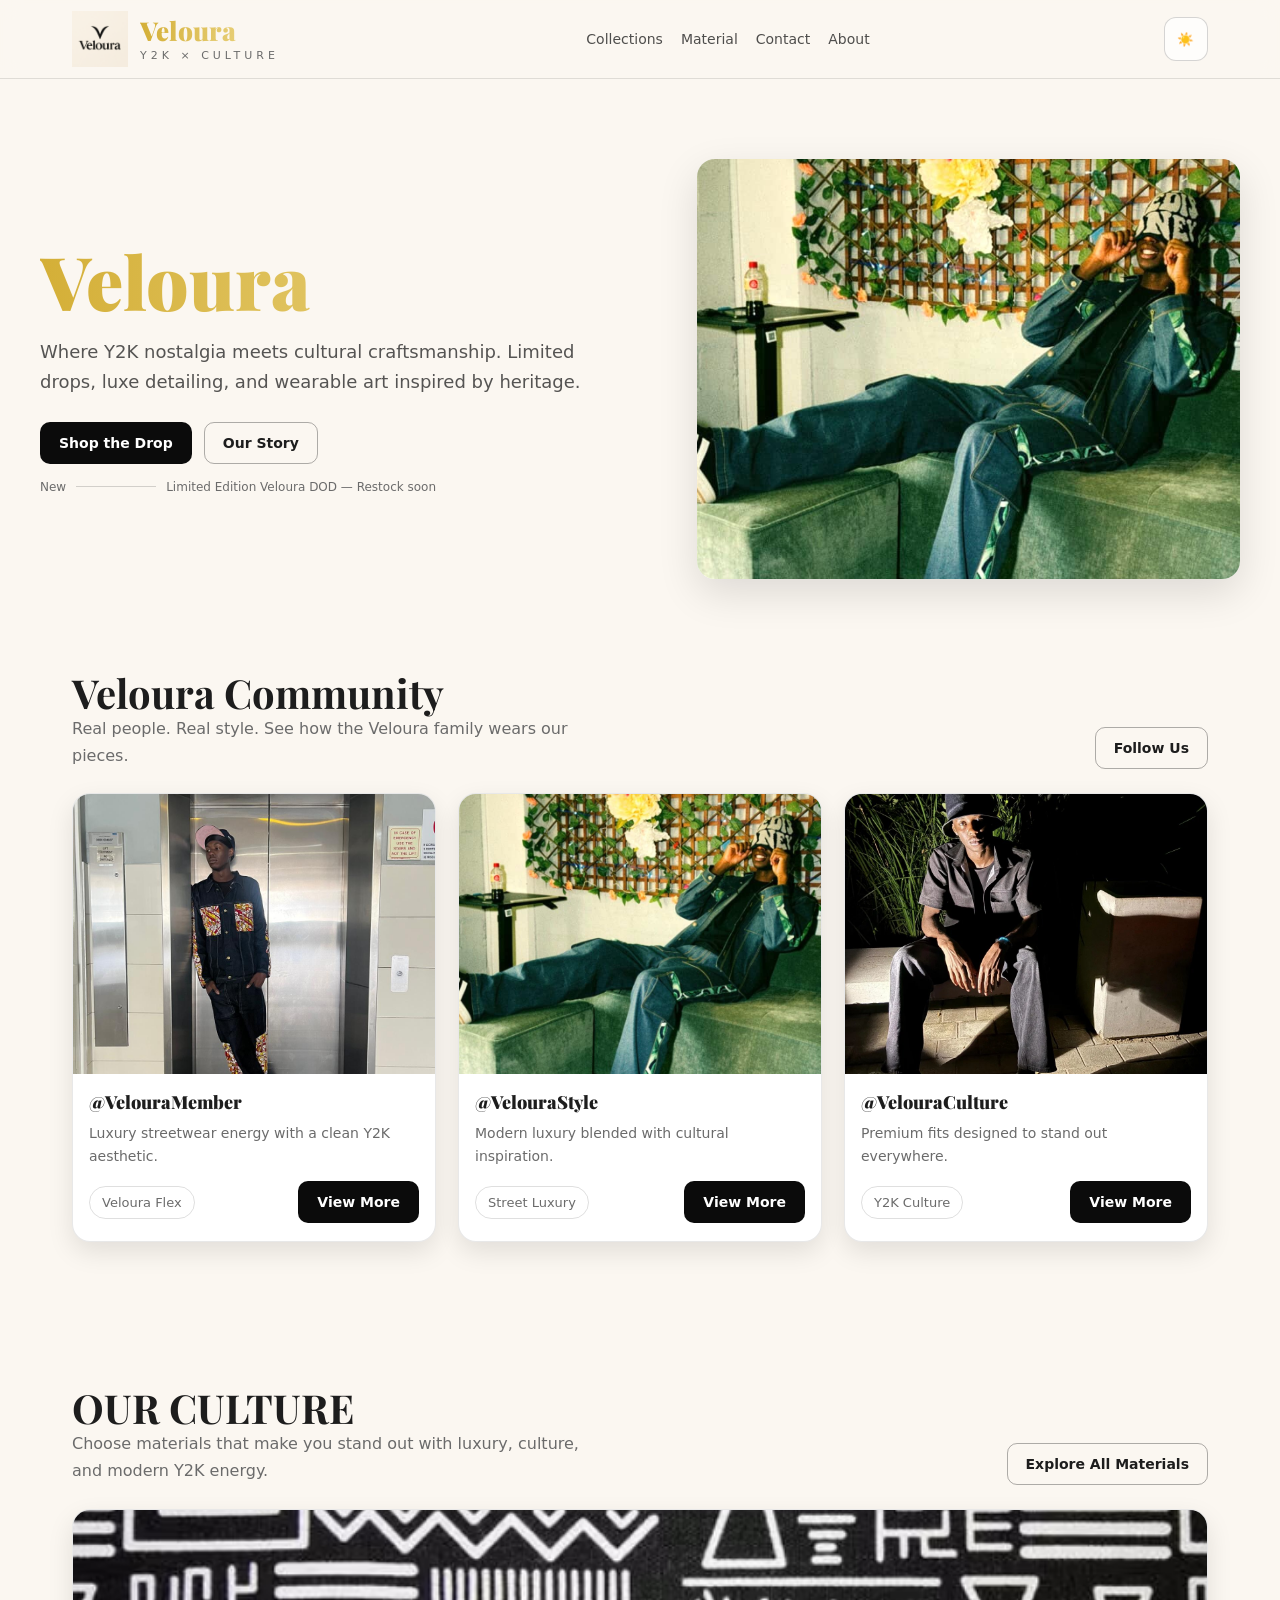
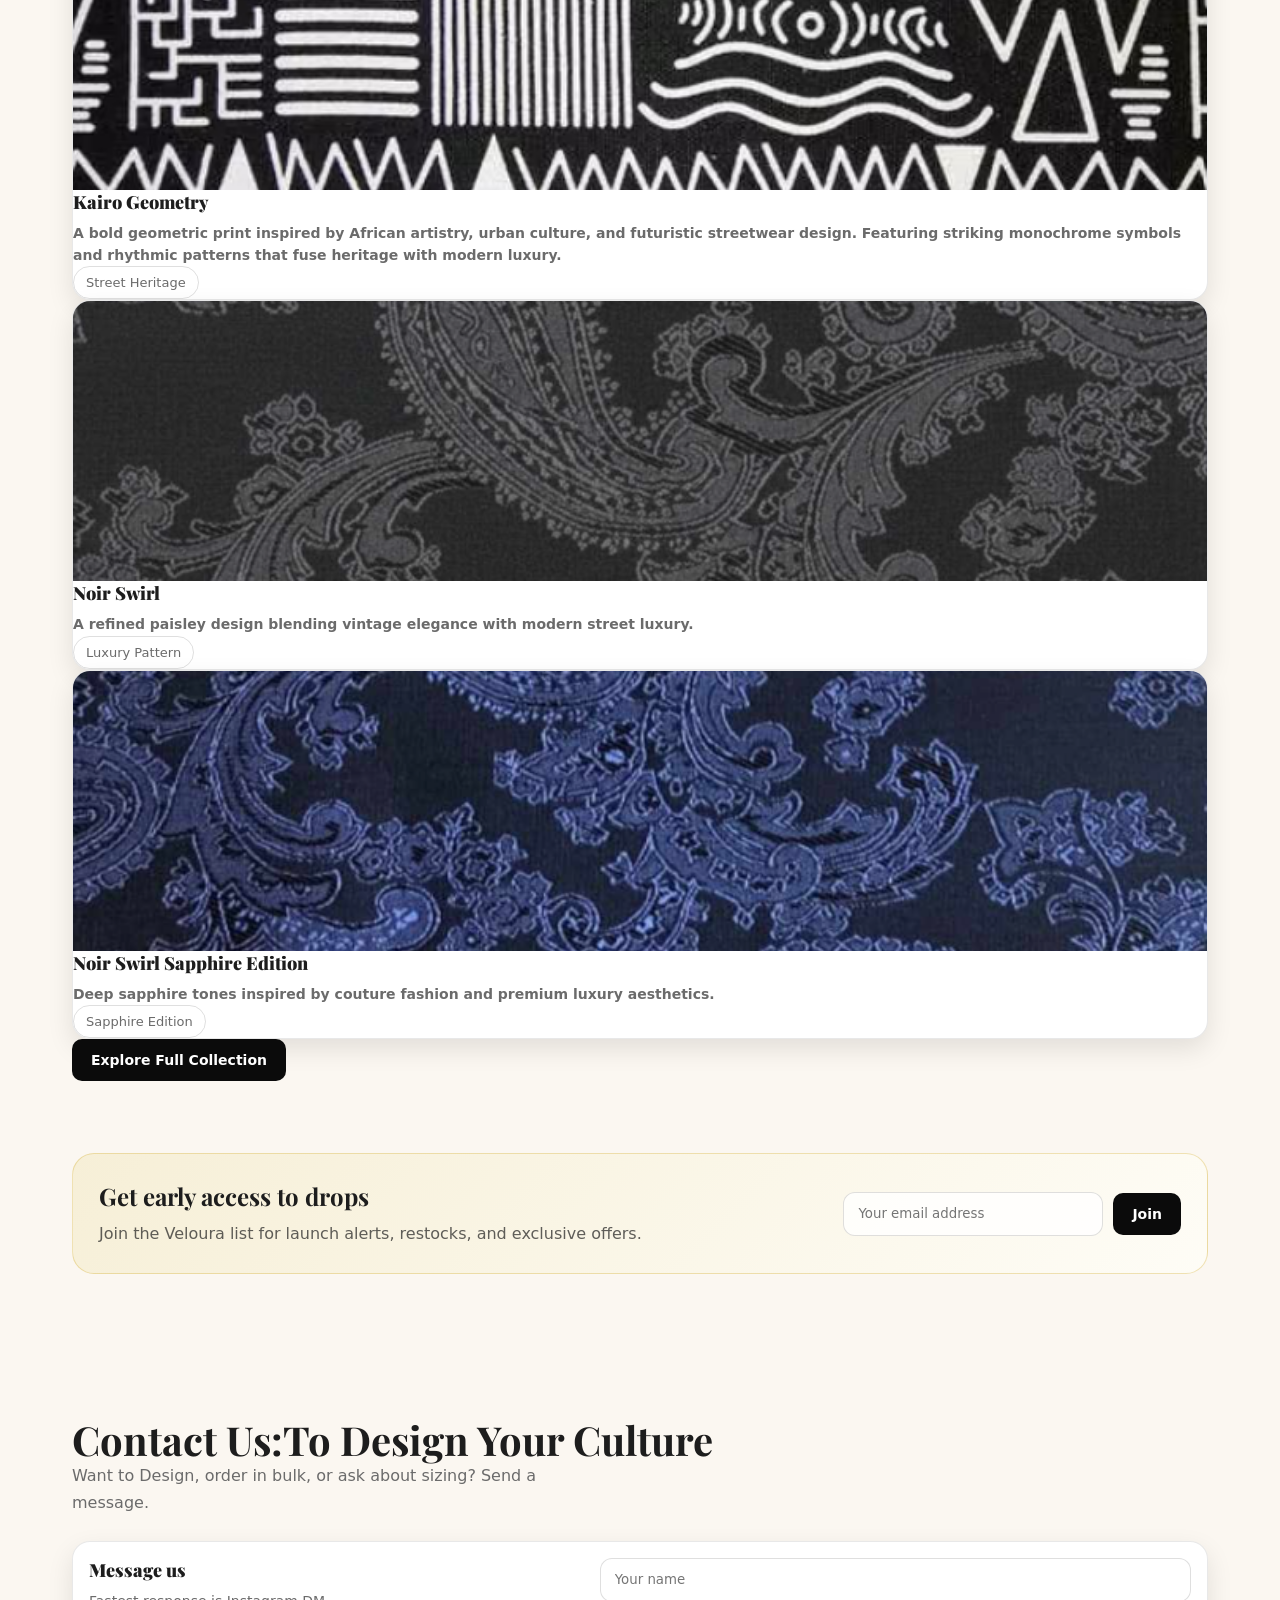
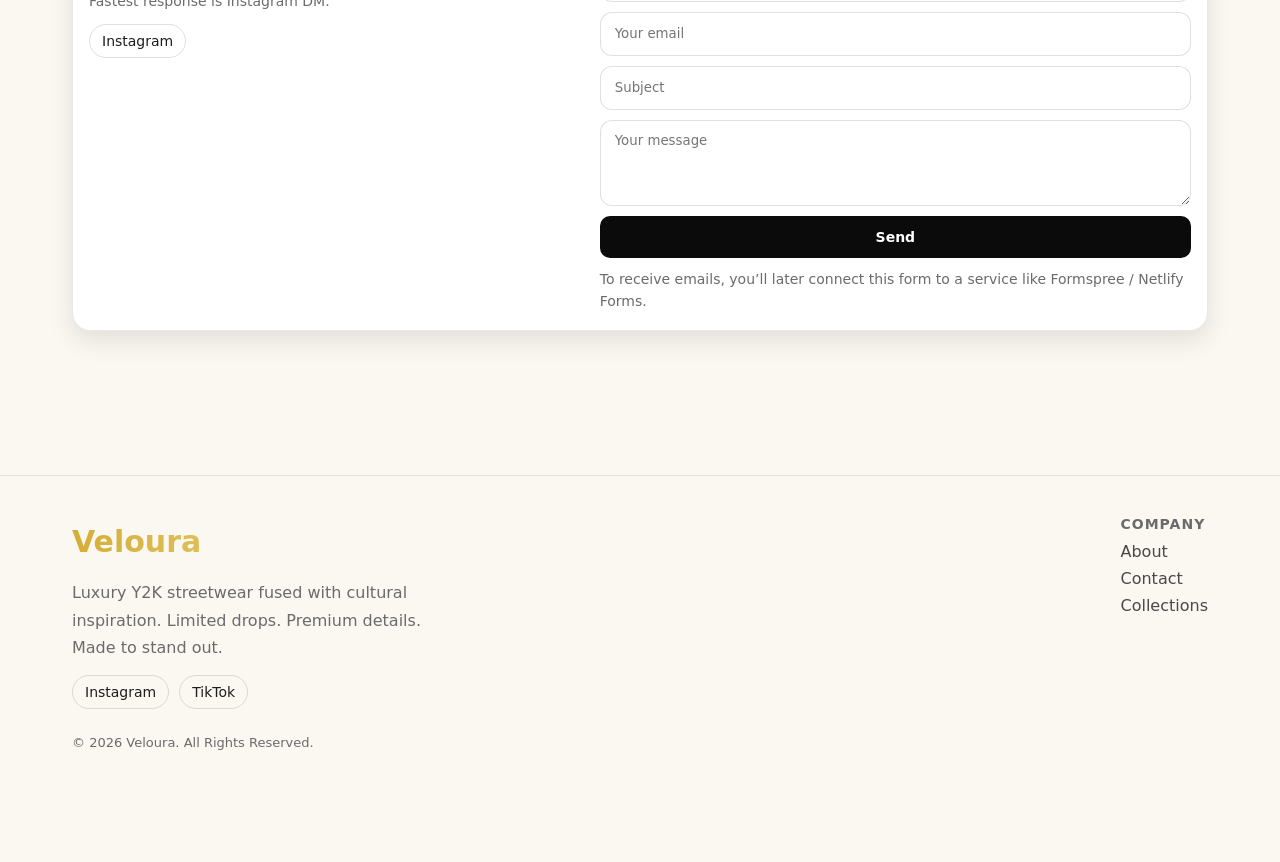
<file: index.html>
<!DOCTYPE html>
<html lang="en">
<head>
  <meta charset="UTF-8" />
  <meta name="viewport" content="width=device-width, initial-scale=1.0" />
  <title>Veloura | Y2K × Culture</title>

  <!-- If you want a luxury serif font online, keep this. If you want offline-only, remove it. -->
  <link href="https://fonts.googleapis.com/css2?family=Playfair+Display:wght@500;600;700;800;900&display=swap" rel="stylesheet">

  <style>
    :root{
      --bg:#fbf7f1;
      --text:#1d1d1d;
      --muted:#6b6b6b;
      --card:#ffffff;
      --line:#e8dfd0;
      --gold:#d4af37;
      --gold2:#f5e6a6;
      --black:#0b0b0b;
      --shadow: 0 14px 40px rgba(0,0,0,0.12);
      --shadowSoft: 0 10px 26px rgba(0,0,0,0.10);
    }
    body.dark{
      --bg:#0c0c0c;
      --text:#f0f0f0;
      --muted:#bdbdbd;
      --card:#151515;
      --line:#2a2a2a;
      --shadow: 0 14px 40px rgba(0,0,0,0.45);
      --shadowSoft: 0 10px 26px rgba(0,0,0,0.35);
    }

    *{ box-sizing:border-box; }
    html{ scroll-behavior:smooth; }
    body{
      margin:0;
      font-family: "Playfair Display", serif;
      background:var(--bg);
      color:var(--text);
      -webkit-font-smoothing:antialiased;
      transition: background .35s, color .35s;
    }
    a{ color:inherit; text-decoration:none; }
    .container{ max-width:1200px; margin:0 auto; padding:0 32px; }

    /* Subtle fade on load */
    .page { opacity:0; transform: translateY(8px); animation: pageIn 700ms ease forwards; }
    @keyframes pageIn { to{ opacity:1; transform:none; } }

    /* Gold shimmer */
    .grad-text{
      background: linear-gradient(90deg, var(--gold), var(--gold2), #ca8a04);
      -webkit-background-clip:text;
      -webkit-text-fill-color:transparent;
      background-size:250%;
      animation: shimmer 7s linear infinite;
    }
    @keyframes shimmer{ 0%{background-position:0%} 100%{background-position:200%} }

    /* Buttons */
    .btn{
      display:inline-flex;
      align-items:center;
      justify-content:center;
      gap:10px;
      padding:12px 18px;
      border-radius:10px;
      font-family: system-ui, -apple-system, Segoe UI, Roboto, Arial, sans-serif;
      font-size:14px;
      font-weight:700;
      cursor:pointer;
      border:1px solid transparent;
      transition: transform .2s, background .25s, border .25s, color .25s;
      user-select:none;
    }
    .btn:hover{ transform: translateY(-1px); }
    .btn-primary{ background:var(--black); color:#fff; }
    .btn-primary:hover{ background:#1b1b1b; }
    .btn-outline{
      background:transparent;
      border-color: color-mix(in srgb, var(--text) 35%, transparent);
      color:var(--text);
    }
    .btn-outline:hover{ border-color: var(--gold); color: var(--gold); }
    .btn-soft{
      background: color-mix(in srgb, var(--card) 75%, transparent);
      border-color: color-mix(in srgb, var(--text) 14%, transparent);
      color: var(--text);
    }
    .btn-soft:hover{ border-color: var(--gold); color: var(--gold); }

    /* Intro */
    #intro{
      position:fixed; inset:0;
      background:#000;
      display:flex;
      align-items:center;
      justify-content:center;
      z-index:9999;
      animation: fadeOutIntro 900ms ease forwards;
      animation-delay: 2.2s;
    }
    @keyframes fadeOutIntro{ to{ opacity:0; visibility:hidden; } }
    .intro-wrap{ text-align:center; transform: translateY(18px); opacity:0; animation: introIn 900ms ease forwards; }
    @keyframes introIn{ to{ opacity:1; transform:none; } }
    .intro-wrap img{ width:98px; height:auto; display:block; margin:0 auto; filter: drop-shadow(0 10px 30px rgba(0,0,0,.45)); }
    .intro-wrap .intro-name{
      margin:16px 0 0;
      font-size:44px;
      font-weight:900;
      letter-spacing:2px;
      background: linear-gradient(90deg, #facc15, #fde68a, #ca8a04);
      -webkit-background-clip:text;
      -webkit-text-fill-color:transparent;
      background-size:260%;
      animation: shimmer 5s linear infinite;
    }

    /* Header */
    header{
      position:sticky; top:0; z-index:50;
      backdrop-filter: blur(10px);
      background: color-mix(in srgb, var(--bg) 75%, transparent);
      border-bottom:1px solid color-mix(in srgb, var(--text) 12%, transparent);
    }
    .navbar{
      height:78px;
      display:flex;
      align-items:center;
      justify-content:space-between;
      gap:16px;
    }
    .brand{
      display:flex; align-items:center; gap:12px;
      min-width: 220px;
    }
    .brand img{ width:56px; height:auto; }
    .brand .meta{ line-height:1; }
    .brand .meta .name{ font-size:26px; font-weight:900; }
    .brand .meta small{
      display:block;
      margin-top:6px;
      font-family: system-ui, -apple-system, Segoe UI, Roboto, Arial, sans-serif;
      font-size:11px;
      letter-spacing:4px;
      text-transform:uppercase;
      color:var(--muted);
    }

    .navlinks{
      display:flex; align-items:center; gap:18px;
      font-family: system-ui, -apple-system, Segoe UI, Roboto, Arial, sans-serif;
      font-size:14px;
    }
    .navlinks a{ color: color-mix(in srgb, var(--text) 78%, transparent); }
    .navlinks a:hover{ color: var(--text); }

    .nav-actions{ display:flex; align-items:center; gap:10px; }
    .icon-btn{
      width:44px; height:44px;
      border-radius:12px;
      border:1px solid color-mix(in srgb, var(--text) 18%, transparent);
      background: color-mix(in srgb, var(--card) 70%, transparent);
      color: var(--text);
      cursor:pointer;
      display:grid;
      place-items:center;
      transition:.25s;
    }
    .icon-btn:hover{ border-color: var(--gold); color: var(--gold); }
    .mobile-toggle{ display:none; }

    /* Mobile menu */
    .mobile-menu{
      display:none;
      border-top:1px solid color-mix(in srgb, var(--text) 12%, transparent);
    }
    .mobile-menu .inner{
      padding:14px 32px 18px;
      display:flex;
      flex-direction:column;
      gap:12px;
      font-family: system-ui, -apple-system, Segoe UI, Roboto, Arial, sans-serif;
      font-size:14px;
    }
    .mobile-menu .row{ display:flex; gap:10px; flex-wrap:wrap; }

    /* Hero */
    .hero{ padding:46px 0 10px; }
    .hero-grid{
      display:grid;
      grid-template-columns: 1.05fr .95fr;
      gap:56px;
      align-items:center;
      padding: 34px 0 10px;
    }
    .hero h1{
      margin:0;
      font-size:74px;
      line-height:1.02;
      font-weight:900;
    }
    .hero p{
      margin-top:18px;
      max-width:560px;
      font-size:18px;
      line-height:1.7;
      color: color-mix(in srgb, var(--text) 75%, transparent);
      font-family: system-ui, -apple-system, Segoe UI, Roboto, Arial, sans-serif;
    }
    .hero-cta{ margin-top:24px; display:flex; gap:12px; flex-wrap:wrap; }
    .badge{
      margin-top:16px;
      display:inline-flex;
      align-items:center;
      gap:10px;
      font-family: system-ui, -apple-system, Segoe UI, Roboto, Arial, sans-serif;
      font-size:12px;
      color:var(--muted);
    }
    .badge .line{ height:1px; width:80px; background: color-mix(in srgb, var(--text) 18%, transparent); }
    .hero-card{
      border-radius:18px;
      overflow:hidden;
      box-shadow: var(--shadow);
      background: var(--card);
    }
    .hero-card img{
      width:100%;
      height:420px;
      object-fit:cover;
      display:block;
    }

    /* Sections */
    .section{ padding:72px 0; }
    .section-title{
      display:flex;
      align-items:flex-end;
      justify-content:space-between;
      gap:20px;
      margin-bottom:24px;
    }
    .section-title h2{ margin:0; font-size:40px; line-height:1.1; }
    .section-title p{
      margin:0;
      max-width:520px;
      color:var(--muted);
      font-family: system-ui, -apple-system, Segoe UI, Roboto, Arial, sans-serif;
      line-height:1.7;
    }

    .grid{ display:grid; gap:22px; }
    .grid-3{ grid-template-columns: repeat(3, 1fr); }
    .grid-2{ grid-template-columns: repeat(2, 1fr); }

    .card{
      background: var(--card);
      border:1px solid color-mix(in srgb, var(--text) 10%, transparent);
      border-radius:18px;
      overflow:hidden;
      box-shadow: var(--shadowSoft);
      transition: transform .25s, box-shadow .25s, border-color .25s;
    }
    .card:hover{
      transform: translateY(-3px);
      border-color: color-mix(in srgb, var(--gold) 55%, transparent);
      box-shadow: 0 18px 48px rgba(0,0,0,0.15);
    }
    .card img{ width:100%; height:280px; object-fit:cover; display:block; }
    .card .pad{ padding:16px 16px 18px; }
    .card .name{ font-size:18px; font-weight:900; margin:0; }
    .card .desc{
      margin:8px 0 0;
      color:var(--muted);
      font-size:14px;
      font-family: system-ui, -apple-system, Segoe UI, Roboto, Arial, sans-serif;
      line-height:1.6;
    }
    .price{
      margin-top:12px;
      color: var(--gold);
      font-weight:900;
      font-size:18px;
    }
    .card .row{
      display:flex;
      align-items:center;
      justify-content:space-between;
      gap:10px;
      margin-top:14px;
    }

    .pill{
      display:inline-flex;
      padding:8px 12px;
      border-radius:999px;
      border:1px solid color-mix(in srgb, var(--text) 14%, transparent);
      font-family: system-ui, -apple-system, Segoe UI, Roboto, Arial, sans-serif;
      font-size:13px;
      color:var(--muted);
    }

    /* Newsletter */
    .newsletter{
      background: linear-gradient(135deg,
        color-mix(in srgb, var(--gold) 20%, var(--card)),
        color-mix(in srgb, var(--gold2) 10%, var(--card))
      );
      border:1px solid color-mix(in srgb, var(--gold) 35%, transparent);
      border-radius:22px;
      padding:26px;
      display:flex;
      align-items:center;
      justify-content:space-between;
      gap:18px;
      flex-wrap:wrap;
    }
    .newsletter h3{ margin:0; font-size:24px; }
    .newsletter p{
      margin:8px 0 0;
      color: color-mix(in srgb, var(--text) 70%, transparent);
      font-family: system-ui, -apple-system, Segoe UI, Roboto, Arial, sans-serif;
      line-height:1.7;
    }
    .form{
      display:flex;
      gap:10px;
      flex-wrap:wrap;
      align-items:center;
    }
    .input{
      height:44px;
      padding:0 14px;
      border-radius:12px;
      border:1px solid color-mix(in srgb, var(--text) 14%, transparent);
      background: color-mix(in srgb, var(--card) 80%, transparent);
      color:var(--text);
      outline:none;
      min-width:260px;
      font-family: system-ui, -apple-system, Segoe UI, Roboto, Arial, sans-serif;
    }

    /* Footer */
    footer{
      margin-top:72px;
      border-top:1px solid color-mix(in srgb, var(--text) 10%, transparent);
      padding:40px 0;
    }
    .footer-inner{
      display:flex;
      align-items:flex-start;
      justify-content:space-between;
      gap:20px;
      flex-wrap:wrap;
    }
    .footer-brand{ max-width:360px; }
    .footer-brand .big{ font-size:30px; font-weight:900; margin:0; }
    .footer-brand p{
      margin:12px 0 0;
      color:var(--muted);
      font-family: system-ui, -apple-system, Segoe UI, Roboto, Arial, sans-serif;
      line-height:1.7;
    }
    .footer-links{
      display:flex;
      gap:40px;
      flex-wrap:wrap;
      font-family: system-ui, -apple-system, Segoe UI, Roboto, Arial, sans-serif;
    }
    .footer-links h4{ margin:0 0 10px; font-size:14px; letter-spacing:1px; text-transform:uppercase; color:var(--muted); }
    .footer-links a{ display:block; margin:8px 0; color: color-mix(in srgb, var(--text) 80%, transparent); }
    .footer-links a:hover{ color: var(--gold); }
    .socials{ display:flex; gap:10px; flex-wrap:wrap; }
    .socials a{
      border:1px solid color-mix(in srgb, var(--text) 14%, transparent);
      padding:8px 12px;
      border-radius:999px;
      font-family: system-ui, -apple-system, Segoe UI, Roboto, Arial, sans-serif;
      font-size:14px;
    }
    .socials a:hover{ border-color: var(--gold); color: var(--gold); }
    .copyright{
      margin-top:26px;
      color:var(--muted);
      font-size:13px;
      font-family: system-ui, -apple-system, Segoe UI, Roboto, Arial, sans-serif;
    }

    /* Responsive */
    @media (max-width: 980px){
      .hero-grid{ grid-template-columns: 1fr; }
      .hero h1{ font-size:54px; }
      .hero-card img{ height:380px; }
      .grid-3{ grid-template-columns: 1fr; }
      .grid-2{ grid-template-columns: 1fr; }
      .navlinks{ display:none; }
      .mobile-toggle{ display:grid; }
      .mobile-menu.open{ display:block; }
    }
    @media (max-width: 520px){
      .container{ padding: 0 18px; }
      .mobile-menu .inner{ padding: 14px 18px 18px; }
      .brand{ min-width: unset; }
      .brand .meta .name{ font-size:22px; }
      .hero h1{ font-size:46px; }
      .input{ min-width: 100%; }
    }
  </style>
</head>

<body>
  <!-- =======================
       INTRO (AUTO HIDES)
       ======================= -->
  <div id="intro" aria-hidden="true">
    <div class="intro-wrap">
      <!-- ADD YOUR LOGO HERE: /images/veloura-logo.png -->
      <img src="images/veloura-logo.png" alt="Veloura Logo">
      <div class="intro-name">Veloura</div>
    </div>
  </div>

  <!-- =======================
       HEADER / NAV
       ======================= -->
  <header>
    <div class="container navbar">
      <a class="brand" href="index.html" aria-label="Veloura Home">
        <!-- ADD YOUR LOGO HERE: /images/veloura-logo.png -->
        <img src="images/veloura-logo.png" alt="Veloura Logo" />
        <div class="meta">
          <div class="name grad-text">Veloura</div>
          <small>Y2K × Culture</small>
        </div>
      </a>

      <nav class="navlinks" aria-label="Primary">
        <a href="#collections">Collections</a>
        <a href="#Material">Material</a>
        <a href="#contact">Contact</a>
		 <a href="About.html">About</a>
      </nav>

        <button id="themeToggle" class="icon-btn" title="Light/Dark" aria-label="Toggle theme">
          <!-- icon changes in JS -->
          <span id="themeIcon">☀️</span>
        </button>

        <button id="mobileToggle" class="icon-btn mobile-toggle" aria-label="Open menu" title="Menu">
          ☰
        </button>
      </div>
    </div>

    <!-- Mobile menu -->
    <div id="mobileMenu" class="mobile-menu">
      <div class="inner">
        <a href="#collections">Collections</a>
        <a href="#Material">Material</a>
        <a href="#contact">Contact</a>
		 <a href="About.html">About</a>
        <div class="row">
         
        </div>
      </div>
    </div>
  </header>

  <main class="page">
    <!-- =======================
         HERO
         ======================= -->
    <section class="hero">
      <div class="container hero-grid">
        <div>
          <h1 class="grad-text">Veloura</h1>
          <p>
            Where Y2K nostalgia meets cultural craftsmanship. Limited drops, luxe detailing,
            and wearable art inspired by heritage.
          </p>

          <div class="hero-cta">
            <a class="btn btn-primary" href="shop.html">Shop the Drop</a>
            <a class="btn btn-outline" href="#about">Our Story</a>
          </div>

          <div class="badge">
            <span>New</span>
            <span class="line"></span>
            <span>Limited Edition Veloura DOD — Restock soon</span>
          </div>
        </div>

        <div class="hero-card">
          <!-- ADD YOUR HERO IMAGE HERE: /images/hero.jpg -->
          <img src="images/hero1.jpg" alt="Veloura Hero Image" />
        </div>
      </div>
    </section>

<!-- =======================
     VELOURA COMMUNITY FITS
     ======================= -->
<section id="collections" class="section">
  <div class="container">

    <div class="section-title">
      <div>
        <h2>Veloura Community</h2>
        <p>
          Real people. Real style. See how the Veloura family wears our pieces.
        </p>
      </div>

      <a class="btn btn-outline" target="_blank"
        href="https://www.instagram.com/lodida_veloura?utm_source=ig_web_button_share_sheet&igsh=ZDNlZDc0MzIxNw==">
        Follow Us
      </a>
    </div>

    <div class="grid grid-3">

      <!-- LOOK 1 -->
      <article class="card">
        <img src="images/Hero.jpg" alt="Veloura Community Look 1" />

        <div class="pad">
          <h3 class="name">@VelouraMember</h3>

          <p class="desc">
            Luxury streetwear energy with a clean Y2K aesthetic.
          </p>

          <div class="row">
            <span class="pill">Veloura Flex</span>

            <a class="btn btn-primary"
              href="https://www.instagram.com/lodida_veloura?utm_source=ig_web_button_share_sheet&igsh=ZDNlZDc0MzIxNw=="
              target="_blank">
              View More
            </a>
          </div>
        </div>
      </article>

      <!-- LOOK 2 -->
      <article class="card">
        <img src="images/hero1.jpg" alt="Veloura Community Look 2" />

        <div class="pad">
          <h3 class="name">@VelouraStyle</h3>

          <p class="desc">
            Modern luxury blended with cultural inspiration.
          </p>

          <div class="row">
            <span class="pill">Street Luxury</span>

            <a class="btn btn-primary"
              href="https://www.instagram.com/lodida_veloura?utm_source=ig_web_button_share_sheet&igsh=ZDNlZDc0MzIxNw=="
              target="_blank">
              View More
            </a>
          </div>
        </div>
      </article>

      <!-- LOOK 3 -->
      <article class="card">
        <img src="images/hero2.jpg" alt="Veloura Community Look 3" />

        <div class="pad">
          <h3 class="name">@VelouraCulture</h3>

          <p class="desc">
            Premium fits designed to stand out everywhere.
          </p>

          <div class="row">
            <span class="pill">Y2K Culture</span>

            <a class="btn btn-primary"
              href="https://www.instagram.com/lodida_veloura?utm_source=ig_web_button_share_sheet&igsh=ZDNlZDc0MzIxNw=="
              target="_blank">
              View More
            </a>
          </div>
        </div>
      </article>

    </div>
  </div>
</section>
    <!-- =======================
    <!-- =======================
     ABOUT / OUR CULTURE
     ======================= -->
<section id="Material" class="section">
  <div class="container">

    <div class="section-title">
      <div>
        <h2>OUR CULTURE</h2>
        <p>
          Choose materials that make you stand out with luxury,
          culture, and modern Y2K energy.
        </p>
      </div>

      <a href="materials.html" class="btn btn-outline">
        Explore All Materials
      </a>
    </div>

    <!-- CULTURE GRID -->
    <div class="culture-grid">

      <!-- CARD 1 -->
      <article class="card culture-card featured">
        <img src="images/KairoGeometry.png" alt="Kairo Geometry">

        <div class="culture-content">
       

          <h3 class="name">Kairo Geometry</h3>

          <h5 class="desc">
            A bold geometric print inspired by African artistry,
            urban culture, and futuristic streetwear design.
            Featuring striking monochrome symbols and rhythmic
            patterns that fuse heritage with modern luxury.
          </h5>

          <div class="culture-bottom">
            <span class="pill">Street Heritage</span>

          </div>
        </div>
      </article>

      <!-- RIGHT SIDE -->
      <div class="culture-side">

        <!-- CARD 2 -->
        <article class="card culture-card small">
          <img src="images/NoirSwirl.png" alt="Noir Swirl">

          <div class="culture-content">
            <h3 class="name">Noir Swirl</h3>

            <h5 class="desc">
              A refined paisley design blending vintage elegance
              with modern street luxury.
            </h5>

            <div class="culture-bottom">
              <span class="pill">Luxury Pattern</span>

             
            </div>
          </div>
        </article>

        <!-- CARD 3 -->
        <article class="card culture-card small">
          <img src="images/NoirSwirlSapphireEdition.png"
               alt="Noir Swirl Sapphire Edition">

          <div class="culture-content">
            <h3 class="name">
              Noir Swirl Sapphire Edition
            </h3>

            <h5 class="desc">
              Deep sapphire tones inspired by couture fashion
              and premium luxury aesthetics.
            </h5>

            <div class="culture-bottom">
              <span class="pill">Sapphire Edition</span>

            </div>
          </div>
        </article>

      </div>

    </div>

<!-- =======================
     COLLECTION BUTTON
     ======================= -->

<div class="culture-button-wrap">

  <a href="materials.html" class="btn btn-primary collection-btn">
    Explore Full Collection
  </a>

</div>

</div>

  </div>





    <!-- =======================
         NEWSLETTER
         ======================= -->
    <section class="section">
      <div class="container">
        <div class="newsletter">
          <div>
            <h3>Get early access to drops</h3>
            <p>Join the Veloura list for launch alerts, restocks, and exclusive offers.</p>
          </div>
          <form class="form" onsubmit="event.preventDefault(); alert('Thanks! We will email you when the next drop is live.');">
            <input class="input" type="email" placeholder="Your email address" required>
            <button class="btn btn-primary" type="submit">Join</button>
          </form>
        </div>
      </div>
    </section>

    <!-- =======================
         CONTACT
         ======================= -->
    <section id="contact" class="section">
      <div class="container">
        <div class="section-title">
          <div>
            <h2>Contact Us:To Design Your Culture</h2>
            <p>Want to Design, order in bulk, or ask about sizing? Send a message.</p>
          </div>
        </div>

        <div class="card">
          <div class="pad" style="display:flex; gap:18px; flex-wrap:wrap; align-items:flex-start;">
            <div style="flex:1; min-width:260px;">
              <h3 class="name">Message us</h3>
              <p class="desc">Fastest response is Instagram DM.</p>
              <div style="margin-top:12px;" class="socials">
                <a target="_blank" href="https://www.instagram.com/lodida_veloura?utm_source=ig_web_button_share_sheet&igsh=ZDNlZDc0MzIxNw==">Instagram</a>
              </div>
            </div>

            <form style="flex:1.2; min-width:280px;"
              onsubmit="event.preventDefault(); alert('Message sent! (Demo) Add a real form backend later.');">
              <div style="display:grid; gap:10px;">
                <input class="input" placeholder="Your name" required>
                <input class="input" type="email" placeholder="Your email" required>
                <input class="input" placeholder="Subject" required>
                <textarea class="input" rows="4" placeholder="Your message" style="height:auto; padding:12px 14px;" required></textarea>
                <button class="btn btn-primary" type="submit">Send</button>
              </div>
              <p class="desc" style="margin-top:10px;">
                To receive emails, you’ll later connect this form to a service like Formspree / Netlify Forms.
              </p>
            </form>
          </div>
        </div>
      </div>
    </section>

    <!-- =======================
         FOOTER
         ======================= -->
    <footer>
      <div class="container footer-inner">
        <div class="footer-brand">
          <p class="big grad-text">Veloura</p>
          <p>Luxury Y2K streetwear fused with cultural inspiration. Limited drops. Premium details. Made to stand out.</p>
          <div class="socials" style="margin-top:14px;">
            <a target="_blank" href="https://www.instagram.com/lodida_veloura?utm_source=ig_web_button_share_sheet&igsh=ZDNlZDc0MzIxNw==">Instagram</a>
            <a href="#" title="Add your TikTok link">TikTok</a>
         
          </div>
        </div>

        <div class="footer-links">
      
          <div>
            <h4>Company</h4>
            <a href="About.html">About</a>
            <a href="#contact">Contact</a>
            <a href="#collections">Collections</a>
          </div>
        </div>
      </div>

      <div class="container copyright">
        © <span id="year"></span> Veloura. All Rights Reserved.
      </div>
    </footer>
  </main>

  <script>
    // ===== Intro auto hide (backup in case animation is blocked)
    setTimeout(() => {
      const intro = document.getElementById("intro");
      if (intro) intro.style.display = "none";
    }, 2600);

    // ===== Year
    document.getElementById("year").textContent = new Date().getFullYear();

    // ===== Theme (Light/Dark) with memory
    const themeToggle = document.getElementById("themeToggle");
    const themeIcon = document.getElementById("themeIcon");

    function applyTheme(mode){
      if(mode === "dark"){
        document.body.classList.add("dark");
        themeIcon.textContent = "🌙";
      }else{
        document.body.classList.remove("dark");
        themeIcon.textContent = "☀️";
      }
    }

    const saved = localStorage.getItem("velouraTheme");
    applyTheme(saved === "dark" ? "dark" : "light");

    themeToggle.addEventListener("click", () => {
      const isDark = document.body.classList.toggle("dark");
      localStorage.setItem("velouraTheme", isDark ? "dark" : "light");
      applyTheme(isDark ? "dark" : "light");
    });

    // ===== Mobile menu
    const mobileToggle = document.getElementById("mobileToggle");
    const mobileMenu = document.getElementById("mobileMenu");
    mobileToggle.addEventListener("click", () => {
      mobileMenu.classList.toggle("open");
      mobileToggle.textContent = mobileMenu.classList.contains("open") ? "✕" : "☰";
    });

    // Close mobile menu when clicking a link
    mobileMenu.querySelectorAll("a").forEach(a => {
      a.addEventListener("click", () => {
        mobileMenu.classList.remove("open");
        mobileToggle.textContent = "☰";
      });
    });
  </script>

  <!-- ===========
    WHERE TO ADD PHOTOS
    Put images in a folder called /images next to index.html.
    Required filenames used in this page:
      images/veloura-logo.png
      images/hero.jpg
      images/veloura-dod.jpg
      images/veloura-denim-jacket.jpg
      images/veloura-cargo-pants.jpg
  ============ -->
</body>
</html>
</file>
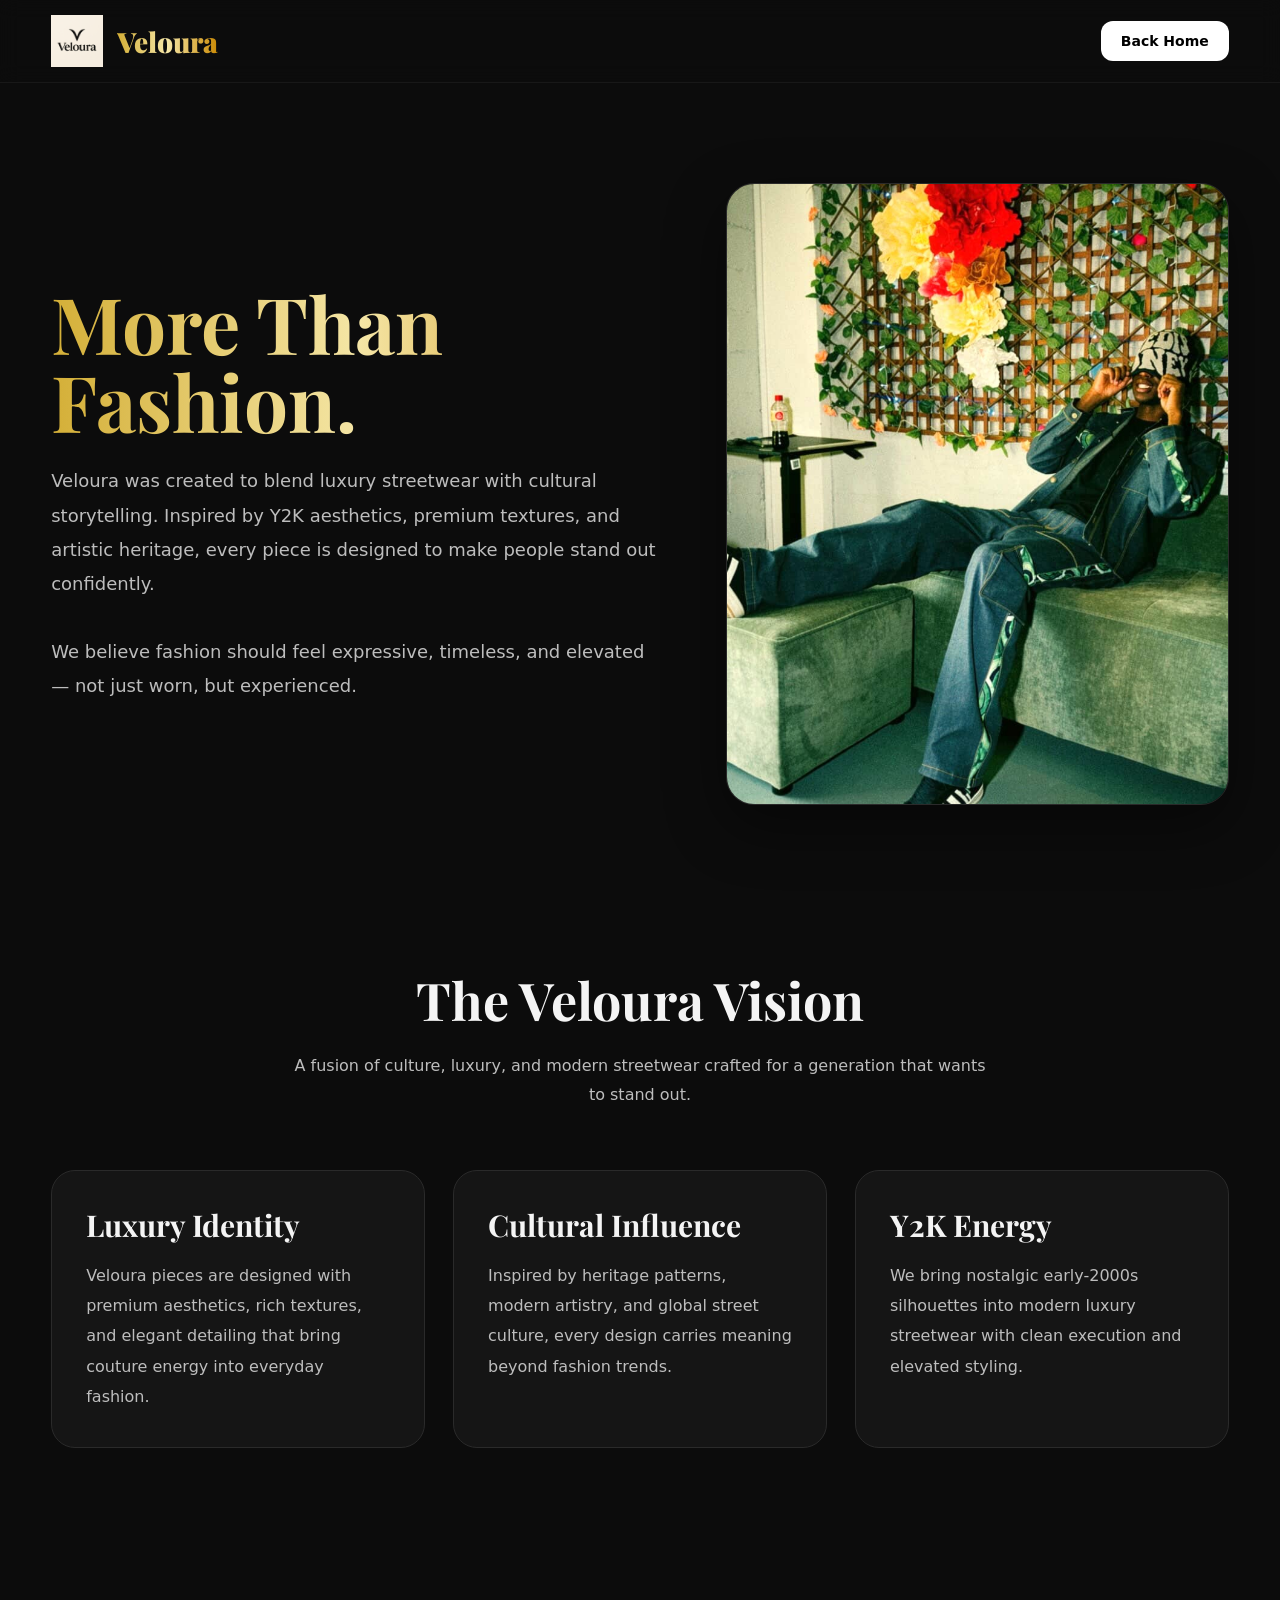
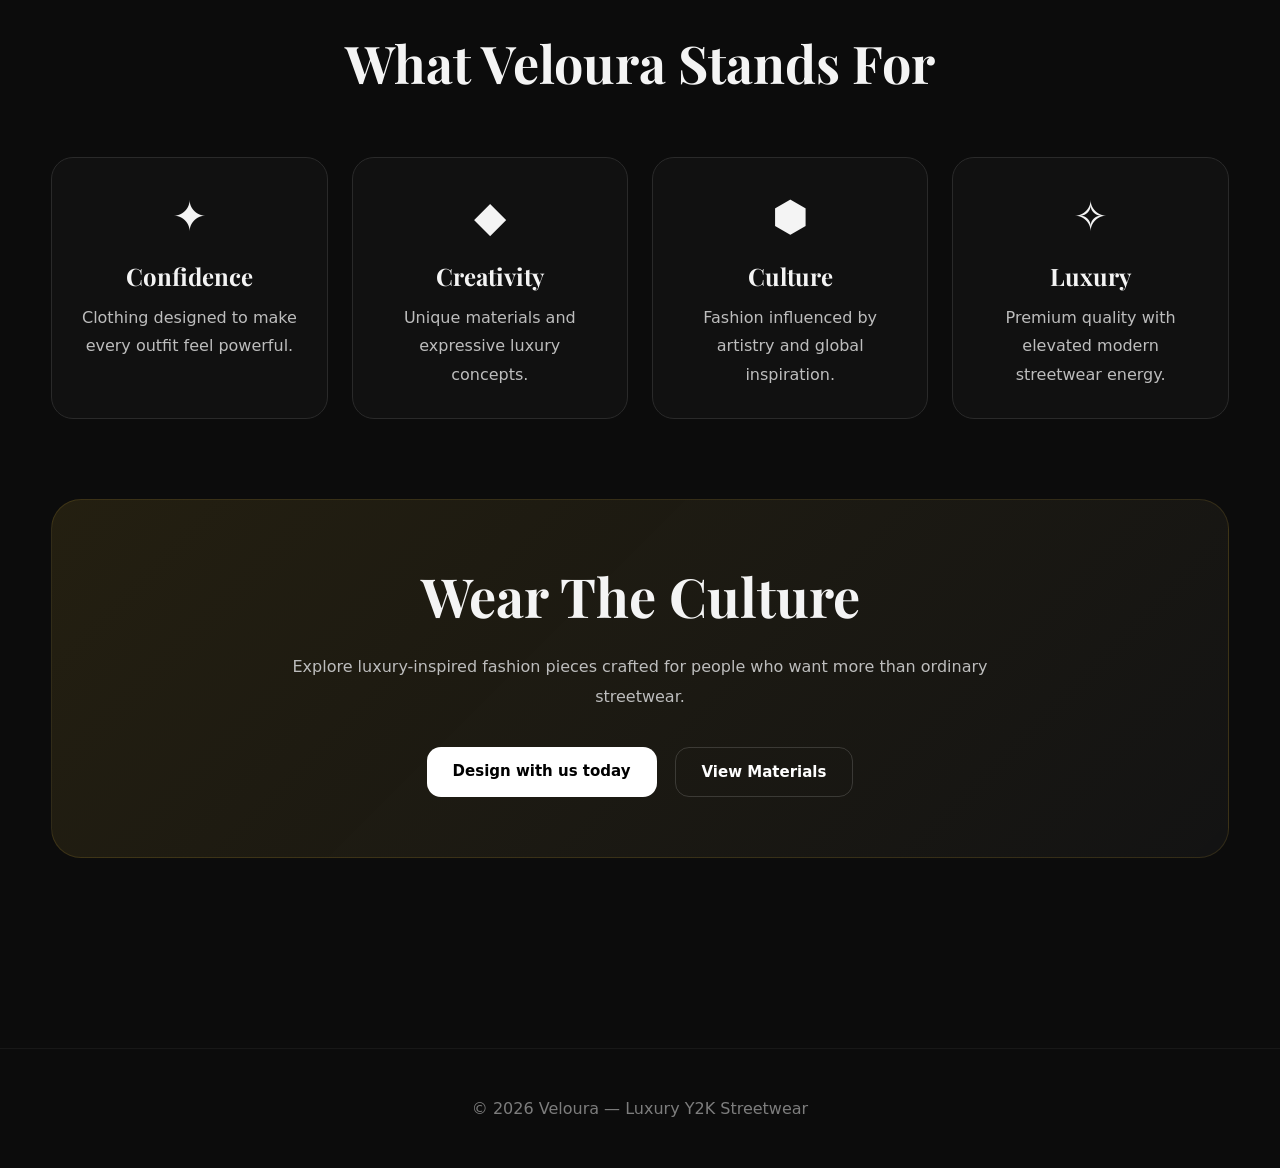
<file: About.html>
<!DOCTYPE html>
<html lang="en">
<head>
  <meta charset="UTF-8" />
  <meta name="viewport" content="width=device-width, initial-scale=1.0"/>
  <title>About Veloura</title>

  <link href="https://fonts.googleapis.com/css2?family=Playfair+Display:wght@500;700;900&display=swap" rel="stylesheet">

  <style>

    :root{
      --bg:#0c0c0c;
      --card:#151515;
      --text:#f4f4f4;
      --muted:#bdbdbd;
      --gold:#d4af37;
      --gold2:#f5e6a6;
      --line:#2a2a2a;
    }

    *{
      margin:0;
      padding:0;
      box-sizing:border-box;
    }

    body{
      background:var(--bg);
      color:var(--text);
      font-family:"Playfair Display", serif;
      overflow-x:hidden;
    }

    a{
      text-decoration:none;
      color:inherit;
    }

    .container{
      width:min(1200px,92%);
      margin:auto;
    }

    /* =======================
       NAVBAR
    ======================= */

    header{
      position:sticky;
      top:0;
      z-index:1000;

      backdrop-filter:blur(10px);

      background:rgba(12,12,12,.75);

      border-bottom:1px solid rgba(255,255,255,.05);
    }

    .navbar{
      height:82px;

      display:flex;
      align-items:center;
      justify-content:space-between;
    }

    .logo{
      display:flex;
      align-items:center;
      gap:14px;
    }

    .logo img{
      width:52px;
    }

    .logo h1{
      font-size:28px;
      font-weight:900;

      background:linear-gradient(
      90deg,
      var(--gold),
      var(--gold2),
      #ca8a04);

      -webkit-background-clip:text;
      -webkit-text-fill-color:transparent;
    }

    .nav-btn{
      padding:12px 20px;

      border-radius:12px;

      background:#fff;
      color:#000;

      font-family:system-ui;
      font-size:14px;
      font-weight:700;

      transition:.3s;
    }

    .nav-btn:hover{
      transform:translateY(-2px);
    }

    /* =======================
       HERO
    ======================= */

    .hero{
      padding:100px 0 70px;
    }

    .hero-grid{
      display:grid;
      grid-template-columns:1.1fr .9fr;
      gap:60px;
      align-items:center;
    }

    .hero h2{
      font-size:78px;
      line-height:1;
      margin-bottom:24px;

      background:linear-gradient(
      90deg,
      var(--gold),
      var(--gold2),
      #ca8a04);

      -webkit-background-clip:text;
      -webkit-text-fill-color:transparent;
    }

    .hero p{
      color:var(--muted);
      font-size:18px;
      line-height:1.9;
      font-family:system-ui;
    }

    .hero-image{
      border-radius:28px;
      overflow:hidden;

      border:1px solid var(--line);

      box-shadow:
      0 20px 60px rgba(0,0,0,.45);
    }

    .hero-image img{
      width:100%;
      height:620px;
      object-fit:cover;
      display:block;
    }

    /* =======================
       STORY SECTION
    ======================= */

    .section{
      padding:90px 0;
    }

    .section-title{
      text-align:center;
      margin-bottom:60px;
    }

    .section-title h3{
      font-size:52px;
      margin-bottom:18px;
    }

    .section-title p{
      color:var(--muted);
      font-family:system-ui;
      max-width:700px;
      margin:auto;
      line-height:1.8;
    }

    .story-grid{
      display:grid;
      grid-template-columns:repeat(auto-fit,minmax(300px,1fr));
      gap:28px;
    }

    .story-card{
      background:var(--card);

      border:1px solid var(--line);

      border-radius:24px;

      padding:34px;

      transition:.35s;
    }

    .story-card:hover{
      transform:translateY(-6px);
      border-color:rgba(212,175,55,.4);
    }

    .story-card h4{
      font-size:30px;
      margin-bottom:16px;
    }

    .story-card p{
      color:var(--muted);
      line-height:1.9;
      font-family:system-ui;
    }

    /* =======================
       VALUES
    ======================= */

    .values{
      display:grid;
      grid-template-columns:repeat(auto-fit,minmax(240px,1fr));
      gap:24px;
      margin-top:40px;
    }

    .value-box{
      padding:28px;
      border-radius:22px;
      background:#111;

      border:1px solid var(--line);
      text-align:center;
    }

    .value-box h5{
      font-size:24px;
      margin:18px 0 12px;
    }

    .value-box p{
      color:var(--muted);
      font-family:system-ui;
      line-height:1.8;
    }

    .icon{
      font-size:42px;
    }

    /* =======================
       CTA
    ======================= */

    .cta{
      margin-top:80px;

      background:linear-gradient(
      135deg,
      rgba(212,175,55,.12),
      rgba(255,255,255,.03));

      border:1px solid rgba(212,175,55,.15);

      padding:60px;

      border-radius:30px;

      text-align:center;
    }

    .cta h3{
      font-size:54px;
      margin-bottom:20px;
    }

    .cta p{
      color:var(--muted);
      line-height:1.9;
      font-family:system-ui;

      max-width:700px;
      margin:auto;
    }

    .cta-buttons{
      display:flex;
      justify-content:center;
      gap:18px;
      flex-wrap:wrap;

      margin-top:34px;
    }

    .btn{
      padding:15px 26px;

      border-radius:14px;

      font-family:system-ui;
      font-size:15px;
      font-weight:700;

      transition:.3s;
    }

    .btn-primary{
      background:#fff;
      color:#000;
    }

    .btn-outline{
      border:1px solid rgba(255,255,255,.15);
      color:#fff;
    }

    .btn:hover{
      transform:translateY(-3px);
    }

    /* =======================
       FOOTER
    ======================= */

    footer{
      padding:50px 0;
      text-align:center;
      border-top:1px solid rgba(255,255,255,.05);
      margin-top:100px;
    }

    footer p{
      color:#7d7d7d;
      font-family:system-ui;
    }

    /* =======================
       MOBILE
    ======================= */

    @media(max-width:950px){

      .hero-grid{
        grid-template-columns:1fr;
      }

      .hero h2{
        font-size:56px;
      }

      .hero-image img{
        height:500px;
      }

      .section-title h3{
        font-size:40px;
      }

      .cta h3{
        font-size:42px;
      }
    }

    @media(max-width:600px){

      .hero{
        padding-top:70px;
      }

      .hero h2{
        font-size:46px;
      }

      .hero-image img{
        height:400px;
      }

      .cta{
        padding:40px 24px;
      }

      .cta h3{
        font-size:34px;
      }
    }

  </style>
</head>

<body>

  <!-- =======================
       NAVBAR
  ======================= -->

  <header>

    <div class="container navbar">

      <div class="logo">

        <img src="images/veloura-logo.png" alt="Veloura Logo">

        <h1>Veloura</h1>

      </div>

      <a href="index.html" class="nav-btn">
        Back Home
      </a>

    </div>

  </header>

  <!-- =======================
       HERO
  ======================= -->

  <section class="hero">

    <div class="container hero-grid">

      <div>

        <h2>
          More Than Fashion.
        </h2>

        <p>
          Veloura was created to blend luxury streetwear with
          cultural storytelling. Inspired by Y2K aesthetics,
          premium textures, and artistic heritage, every piece
          is designed to make people stand out confidently.
          <br><br>
          We believe fashion should feel expressive, timeless,
          and elevated — not just worn, but experienced.
        </p>

      </div>

      <div class="hero-image">

        <img src="images/hero1.jpg" alt="Veloura Fashion">

      </div>

    </div>

  </section>

  <!-- =======================
       STORY
  ======================= -->

  <section class="section">

    <div class="container">

      <div class="section-title">

        <h3>
          The Veloura Vision
        </h3>

        <p>
          A fusion of culture, luxury, and modern streetwear
          crafted for a generation that wants to stand out.
        </p>

      </div>

      <div class="story-grid">

        <div class="story-card">

          <h4>
            Luxury Identity
          </h4>

          <p>
            Veloura pieces are designed with premium aesthetics,
            rich textures, and elegant detailing that bring
            couture energy into everyday fashion.
          </p>

        </div>

        <div class="story-card">

          <h4>
            Cultural Influence
          </h4>

          <p>
            Inspired by heritage patterns, modern artistry,
            and global street culture, every design carries
            meaning beyond fashion trends.
          </p>

        </div>

        <div class="story-card">

          <h4>
            Y2K Energy
          </h4>

          <p>
            We bring nostalgic early-2000s silhouettes into
            modern luxury streetwear with clean execution and
            elevated styling.
          </p>

        </div>

      </div>

    </div>

  </section>

  <!-- =======================
       VALUES
  ======================= -->

  <section class="section">

    <div class="container">

      <div class="section-title">

        <h3>
          What Veloura Stands For
        </h3>

      </div>

      <div class="values">

        <div class="value-box">

          <div class="icon">✦</div>

          <h5>Confidence</h5>

          <p>
            Clothing designed to make every outfit feel powerful.
          </p>

        </div>

        <div class="value-box">

          <div class="icon">◆</div>

          <h5>Creativity</h5>

          <p>
            Unique materials and expressive luxury concepts.
          </p>

        </div>

        <div class="value-box">

          <div class="icon">⬢</div>

          <h5>Culture</h5>

          <p>
            Fashion influenced by artistry and global inspiration.
          </p>

        </div>

        <div class="value-box">

          <div class="icon">✧</div>

          <h5>Luxury</h5>

          <p>
            Premium quality with elevated modern streetwear energy.
          </p>

        </div>

      </div>

      <!-- CTA -->

      <div class="cta">

        <h3>
          Wear The Culture
        </h3>

        <p>
          Explore luxury-inspired fashion pieces crafted for
          people who want more than ordinary streetwear.
        </p>

        <div class="cta-buttons">

         <a href="index.html#contact" class="btn btn-primary">
  Design with us today
          </a>

          <a href="materials.html" class="btn btn-outline">
            View Materials
          </a>

        </div>

      </div>

    </div>

  </section>

  <!-- =======================
       FOOTER
  ======================= -->

  <footer>

    <div class="container">

      <p>
        © 2026 Veloura — Luxury Y2K Streetwear
      </p>

    </div>

  </footer>

</body>
</html>
</file>
